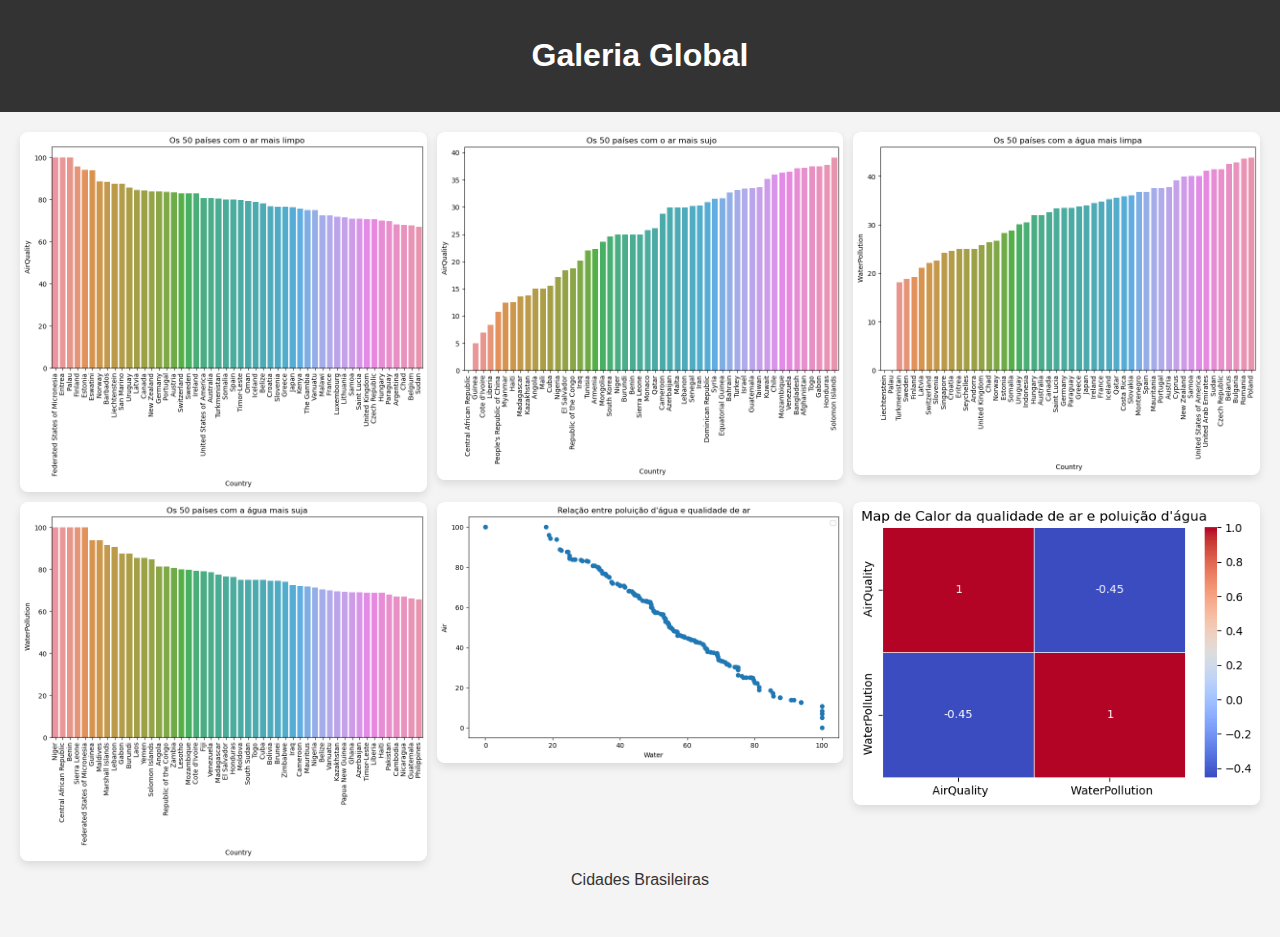
<file: Dashboard/index.html>
<!DOCTYPE html>
<html lang="pt-br">
<head>
    <meta charset="UTF-8">
    <meta name="viewport" content="width=device-width, initial-scale=1.0">
    <title>Galeria</title>
    <link rel="stylesheet" href="css/index.css"></link>
    <script defer src="js/index.js"></script>
</head>
<body>

    <header>
        <h1>Galeria Global</h1>
    </header>

    <div class="gallery" id="imageGallery">
        <img src="img/pais/pais_ar_limpo.png" alt="Imagem 1" onclick="openModal('img/pais/pais_ar_limpo.png')">
        <img src="img/pais/pais_ar_sujo.png" alt="Imagem 2" onclick="openModal('img/pais/pais_ar_sujo.png')">
        <img src="img/pais/pais_agua_limpa.png" alt="Imagem 3" onclick="openModal('img/pais/pais_agua_limpa.png')">
        <img src="img/pais/pais_agua_suja.png" alt="Imagem 4" onclick="openModal('img/pais/pais_agua_suja.png')">
        <img src="img/pais/scatter_pais.png" alt="Imagem 5" onclick="openModal('img/pais/scatter_pais.png')">
        <img src="img/pais/heat_pais.png" alt="Imagem 6" onclick="openModal('img/pais/heat_pais.png')">
        <span></span>
        <a href="cidades.html">Cidades Brasileiras</a>
        <span></span>
        <br>
    </div>


    <!-- Modal para a visualização ampliada -->
    <div class="modal" id="imageModal" onclick="closeModal()">
        <div class="modal-content">
            <img id="modalImage" alt="Imagem Ampliada">
        </div>
    </div>
</body>
</html>
</file>
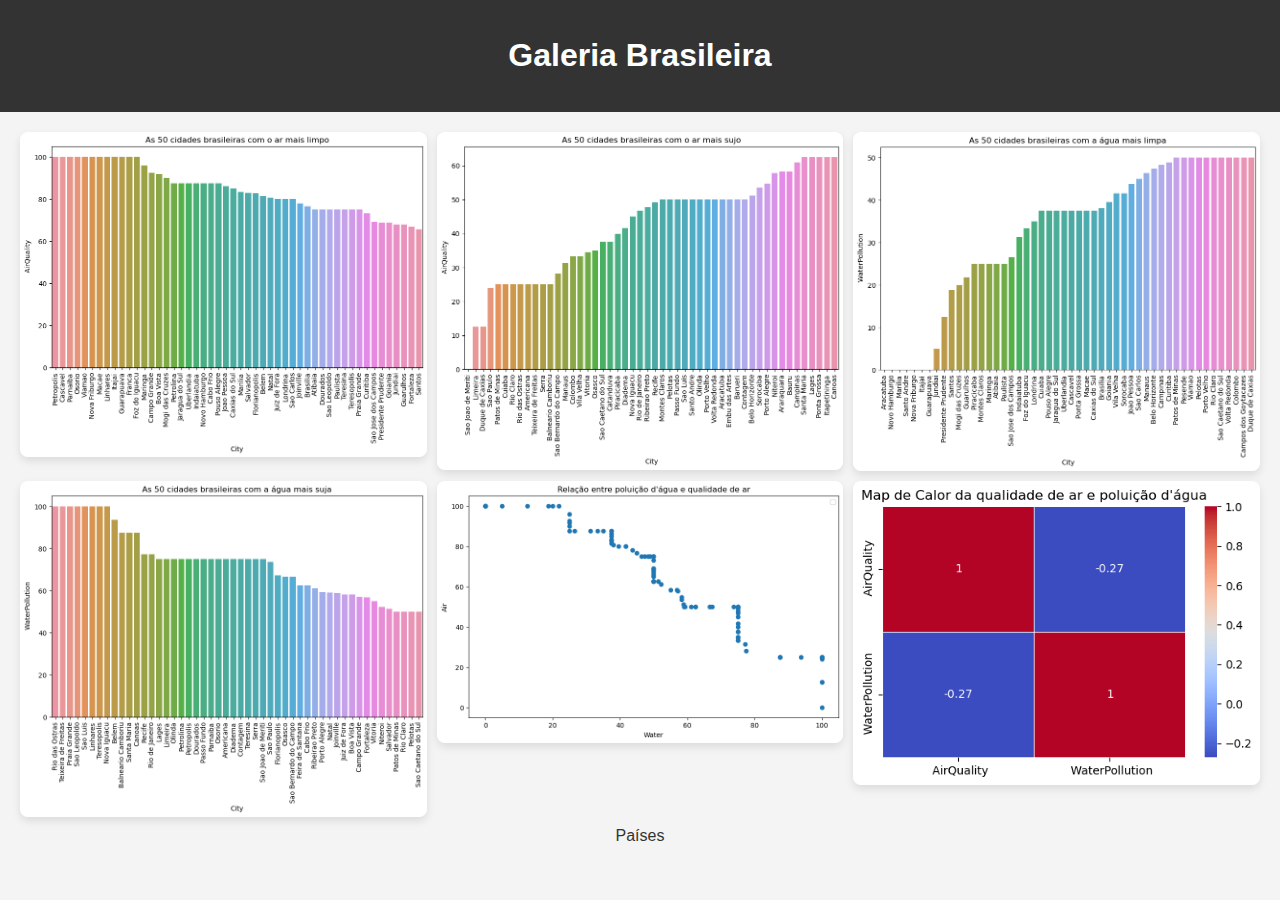
<file: Dashboard/cidades.html>
<!DOCTYPE html>
<html lang="pt-br">
<head>
    <meta charset="UTF-8">
    <meta name="viewport" content="width=device-width, initial-scale=1.0">
    <title>Galeria</title>
    <link rel="stylesheet" href="css/index.css"></link>
    <script defer src="js/index.js"></script>
</head>
<body>

    <header>
        <h1>Galeria Brasileira</h1>
    </header>

    <div class="gallery" id="imageGallery">
        <img src="img/cidade/cidade_ar_limpo.png" alt="Imagem 1" onclick="openModal('img/cidade/cidade_ar_limpo.png')">
        <img src="img/cidade/cidade_ar_sujo.png" alt="Imagem 2" onclick="openModal('img/cidade/cidade_ar_sujo.png')">
        <img src="img/cidade/cidade_agua_limpa.png" alt="Imagem 3" onclick="openModal('img/cidade/cidade_agua_limpa.png')">
        <img src="img/cidade/cidade_agua_suja.png" alt="Imagem 4" onclick="openModal('img/cidade/cidade_agua_suja.png')">
        <img src="img/cidade/scatter_cidade.png" alt="Imagem 5" onclick="openModal('img/cidade/scatter_cidade.png')">
        <img src="img/cidade/heat_cidade.png" alt="Imagem 6" onclick="openModal('img/cidade/heat_cidade.png')">
        <span></span>
        <a href="index.html">Países</a>
        <span></span>
        <br>
    </div>


    <!-- Modal para a visualização ampliada -->
    <div class="modal" id="imageModal" onclick="closeModal()">
        <div class="modal-content">
            <img id="modalImage" alt="Imagem Ampliada">
        </div>
    </div>
</body>
</html>
</file>
<file: Dashboard/css/index.css>
body {
    font-family: Arial, sans-serif;
    margin: 0;
    padding: 0;
    background-color: #f4f4f4;
}

header {
    background-color: #333;
    color: #fff;
    text-align: center;
    padding: 1em;
}

.gallery {
    display: grid;
    grid-template-columns: repeat(3, 1fr);
    gap: 10px;
    padding: 20px;
}

.gallery img {
    width: 100%;
    height: auto;
    border-radius: 8px;
    box-shadow: 0 4px 8px rgba(0, 0, 0, 0.1);
    transition: transform 0.3s ease-in-out;
    cursor: pointer;
}

.gallery img:hover {
    transform: scale(1.1);
}

/* Estilos para os links */
.gallery a {
    text-decoration: none;
    color: #333;
    transition: color 0.3s ease-in-out;
    display: block;
    position: relative;
    text-align: center;
}

.gallery a:hover {
    color: #007bff;
}

.gallery a::before {
    content: '';
    position: absolute;
    bottom: 0;
    left: 0;
    width: 100%;
    height: 2px;
    background-color: #007bff;
    transform: scaleX(0);
    transform-origin: bottom right;
    transition: transform 0.3s ease-in-out;
}

.gallery a:hover::before {
    transform: scaleX(1);
    transform-origin: bottom left;
}

/* Estilos para a visualização ampliada */
.modal {
    display: none;
    position: fixed;
    z-index: 1;
    left: 0;
    top: 0;
    width: 100%;
    height: 100%;
    overflow: auto;
    background-color: rgba(0, 0, 0, 0.9);
}

.modal-content {
    margin: 5% auto;
    display: block;
    width: 80%;
    max-width: 800px;
}

.modal-content img {
    width: 100%;
    height: auto;
    border-radius: 8px;
}
</file>
